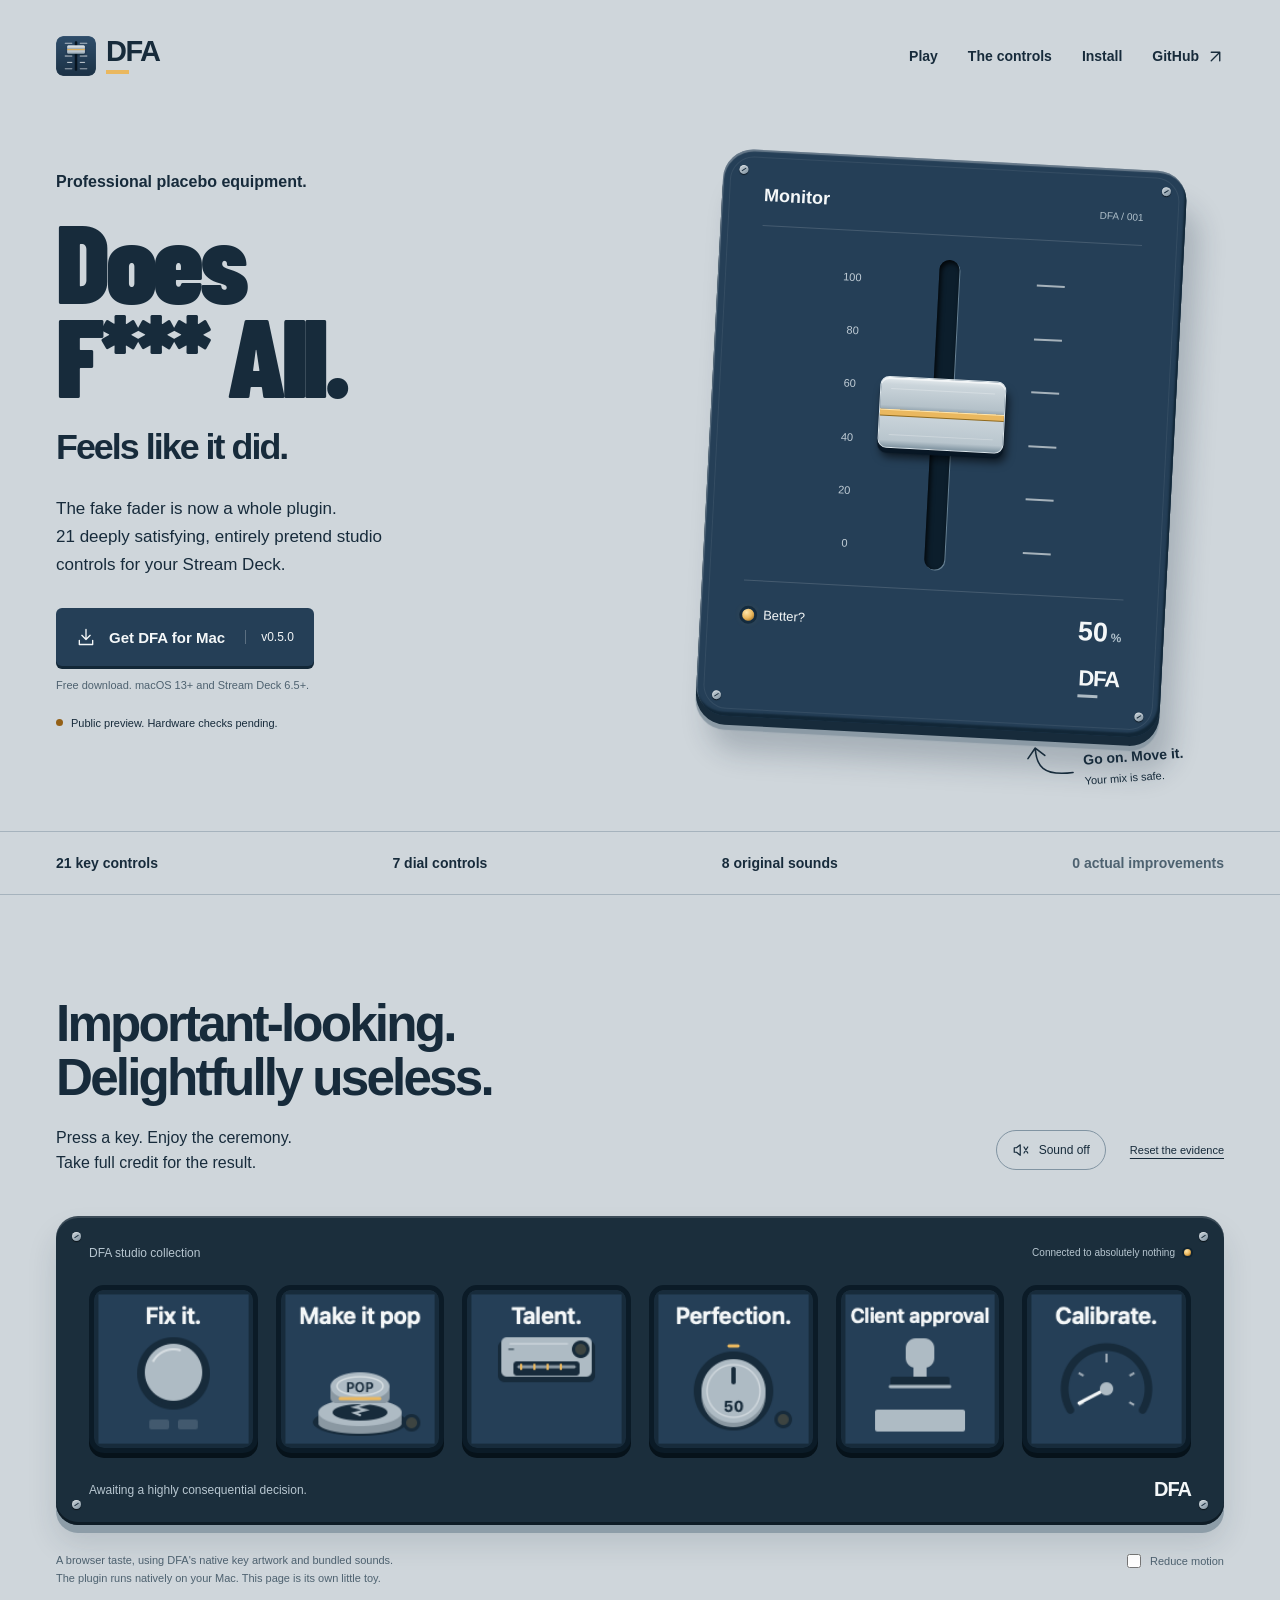
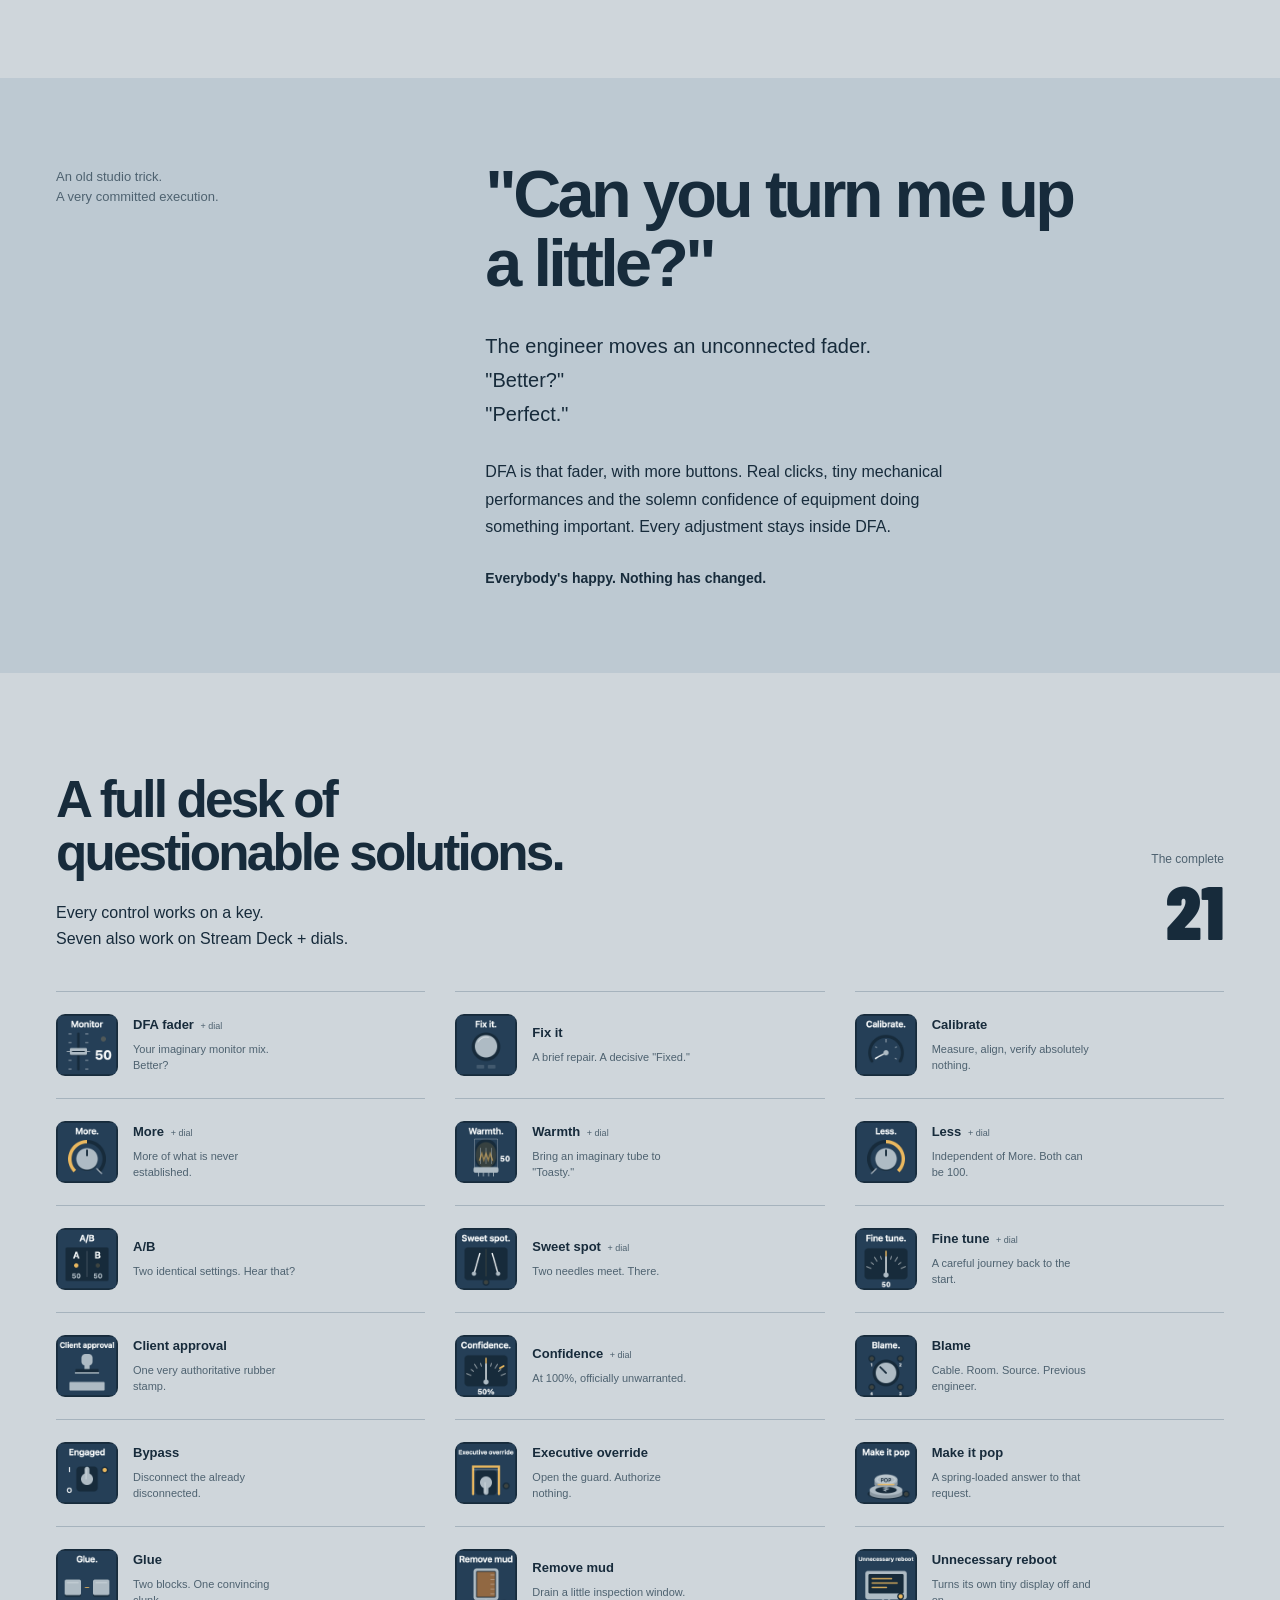
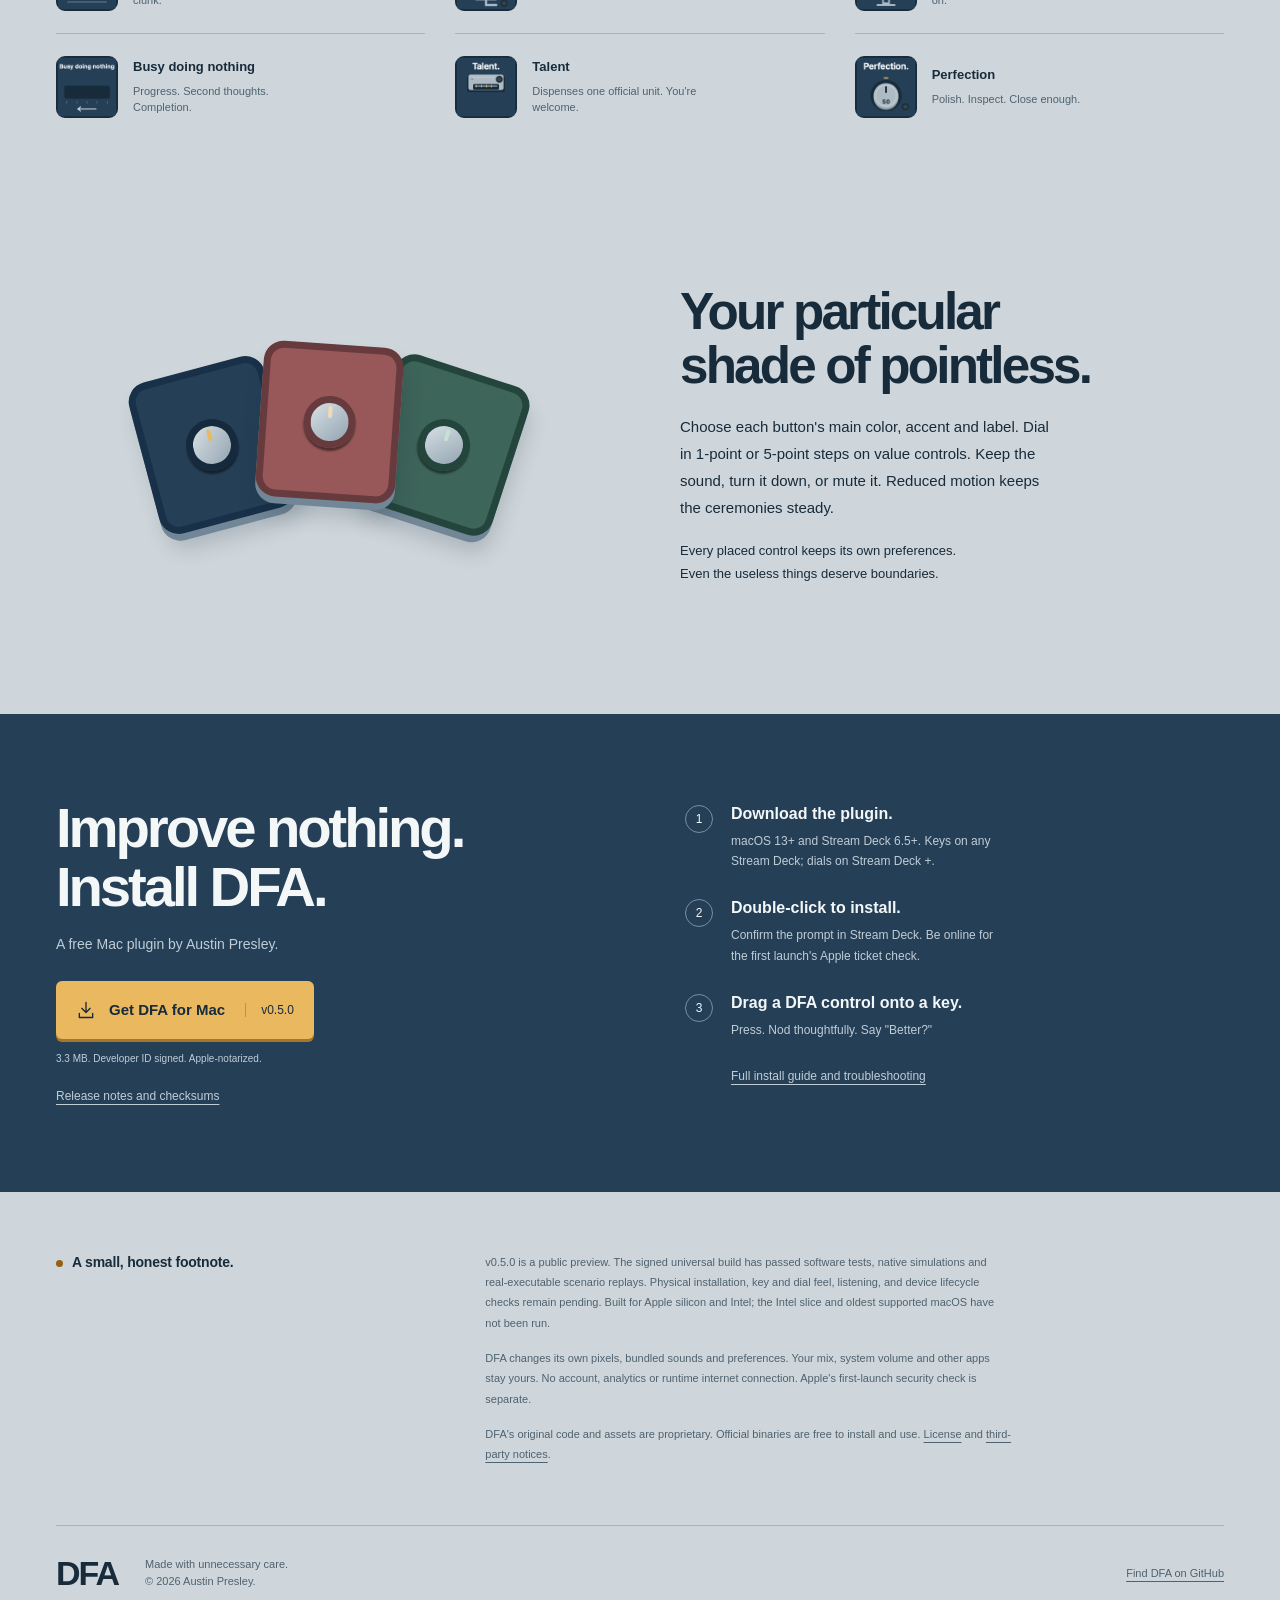
<file: index.html>
<!doctype html>
<html lang="en">
<head>
  <meta charset="utf-8">
  <meta name="viewport" content="width=device-width, initial-scale=1">
  <meta name="theme-color" content="#253f57">
  <meta name="color-scheme" content="light">
  <title>DFA. Does F*** All. Feels like it did.</title>
  <meta name="description" content="21 pretend studio controls for Stream Deck. Convincing clicks. Beautifully pointless adjustments. A free Mac plugin by Austin Presley.">
  <meta property="og:type" content="website">
  <meta property="og:title" content="DFA. Does F*** All. Feels like it did.">
  <meta property="og:description" content="Professional placebo equipment for Stream Deck. 21 controls. Absolutely no effect on your mix.">
  <meta property="og:image" content="https://austinpresley.github.io/DFA-Streamdeck/assets/launch.png">
  <meta property="og:url" content="https://austinpresley.github.io/DFA-Streamdeck/">
  <meta name="twitter:card" content="summary_large_image">
  <link rel="canonical" href="https://austinpresley.github.io/DFA-Streamdeck/">
  <link rel="icon" type="image/png" href="assets/icon.png">
  <link rel="stylesheet" href="style.css?v=f0405ff674a5">
  <script type="module" src="app.mjs?v=9232797fe8b4"></script>
</head>
<body>
  <a class="skip" href="#main">Skip to the controls</a>
  <header class="site-header wrap">
    <a class="brand" href="./" aria-label="DFA home"><img src="assets/icon.png" width="40" height="40" alt=""><span>DFA<span class="brand-rule"></span></span></a>
    <nav aria-label="Main navigation">
      <a href="#play">Play</a><a href="#controls">The controls</a><a href="#install">Install</a>
      <a class="github-link" href="https://github.com/austinpresley/DFA-Streamdeck">GitHub <svg viewBox="0 0 20 20" aria-hidden="true"><path d="M5 15 15 5M5 5h10v10"/></svg></a>
    </nav>
  </header>

  <main id="main">
    <section class="hero wrap" aria-labelledby="hero-title">
      <div class="hero-copy">
        <p class="intro">Professional placebo equipment.</p>
        <h1 id="hero-title">Does<br>F*** All.</h1>
        <p class="hero-payoff">Feels like it did.</p>
        <p class="hero-description">The fake fader is now a whole plugin.<br>21 deeply satisfying, entirely pretend studio<br class="desktop-break"> controls for your Stream Deck.</p>
        <a class="download-button" href="https://github.com/austinpresley/DFA-Streamdeck/releases/download/v0.5.0/DFA-0.5.0.0.streamDeckPlugin"><svg viewBox="0 0 24 24" aria-hidden="true"><path d="M12 3v12m-5-5 5 5 5-5M4 16v5h16v-5"/></svg>Get DFA for Mac<span class="download-version">v0.5.0</span></a>
        <p class="download-meta">Free download. macOS 13+ and Stream Deck 6.5+.</p>
        <a class="preview-note" href="#release-status"><span class="status-dot"></span>Public preview. Hardware checks pending.</a>
      </div>

      <div class="hero-instrument" aria-label="Interactive pretend monitor fader">
        <div class="instrument">
          <i class="screw top-left" aria-hidden="true"></i><i class="screw top-right" aria-hidden="true"></i><i class="screw bottom-left" aria-hidden="true"></i><i class="screw bottom-right" aria-hidden="true"></i>
          <div class="instrument-heading"><span>Monitor</span><span class="model-mark">DFA / 001</span></div>
          <div class="fader-assembly">
            <div class="fader-scale" aria-hidden="true"><span>100</span><span>80</span><span>60</span><span>40</span><span>20</span><span>0</span></div>
            <div class="fader-track"><span class="fader-groove" aria-hidden="true"></span><span class="fader-cap" id="fader-cap" aria-hidden="true"><i></i></span><input id="fader" type="range" min="0" max="100" value="50" step="5" aria-label="Pretend monitor level" aria-describedby="fader-hint"></div>
            <div class="fader-ticks" aria-hidden="true"><i></i><i></i><i></i><i></i><i></i><i></i></div>
          </div>
          <div class="instrument-bottom"><div><span class="lamp" aria-hidden="true"></span><output id="fader-response" for="fader">Better?</output></div><output id="fader-value" for="fader">50<span>%</span></output></div>
          <div class="instrument-brand" aria-hidden="true">DFA<span></span></div>
        </div>
        <p id="fader-hint" class="fader-caption"><svg viewBox="0 0 54 34" aria-hidden="true"><path d="M51 30C20 32 15 20 15 4m-8 9 8-10 9 8"/></svg>Go on. Move it.<br><span>Your mix is safe.</span></p>
      </div>
    </section>

    <div class="spec-strip"><div class="wrap"><span>21 key controls</span><span>7 dial controls</span><span>8 original sounds</span><span>0 actual improvements</span></div></div>

    <section id="play" class="play-section wrap" aria-labelledby="play-title">
      <div class="section-intro"><div><h2 id="play-title">Important-looking.<br>Delightfully useless.</h2><p>Press a key. Enjoy the ceremony.<br>Take full credit for the result.</p></div><div class="demo-options"><button id="sound-toggle" class="option-button" type="button" aria-pressed="false"><svg viewBox="0 0 24 24" aria-hidden="true"><path d="m11 5-5 4H3v6h3l5 4V5Zm5 3 5 8m0-8-5 8"/></svg><span>Sound off</span></button><button id="reset-demo" class="text-button" type="button">Reset the evidence</button></div></div>
      <div class="rack">
        <i class="screw top-left" aria-hidden="true"></i><i class="screw top-right" aria-hidden="true"></i><i class="screw bottom-left" aria-hidden="true"></i><i class="screw bottom-right" aria-hidden="true"></i>
        <div class="rack-header"><span>DFA studio collection</span><span>Connected to absolutely nothing <i class="lamp small" aria-hidden="true"></i></span></div>
        <div id="demo-keys" class="demo-keys"></div>
        <noscript><p class="noscript-note">Enable JavaScript to play the browser demo. The Mac download works independently.</p></noscript>
        <div class="rack-footer"><span id="demo-message" role="status" aria-live="polite">Awaiting a highly consequential decision.</span><span class="rack-signature" aria-hidden="true">DFA</span></div>
      </div>
      <div class="demo-footnote"><p>A browser taste, using DFA's native key artwork and bundled sounds.<br>The plugin runs natively on your Mac. This page is its own little toy.</p><label><input id="reduced-motion" type="checkbox"> Reduce motion</label></div>
    </section>

    <section class="story-section" aria-labelledby="story-title"><div class="wrap story-layout"><p class="story-aside">An old studio trick.<br>A very committed execution.</p><div><h2 id="story-title">"Can you turn me up<br>a little?"</h2><p>The engineer moves an unconnected fader.<br>"Better?"<br>"Perfect."</p><p class="story-explanation">DFA is that fader, with more buttons. Real clicks, tiny mechanical performances and the solemn confidence of equipment doing something important. Every adjustment stays inside DFA.</p><p class="story-signoff">Everybody's happy. Nothing has changed.</p></div></div></section>

    <section id="controls" class="collection-section wrap" aria-labelledby="controls-title">
      <div class="section-intro"><div><h2 id="controls-title">A full desk of<br>questionable solutions.</h2><p>Every control works on a key.<br>Seven also work on Stream Deck + dials.</p></div><span class="collection-count">The complete<br><strong>21</strong></span></div>
      <div class="control-list">
        <article><img src="assets/keys/fader-idle-50-144.png" width="72" height="72" alt="" loading="lazy"><div><h3>DFA fader <span>+ dial</span></h3><p>Your imaginary monitor mix. Better?</p></div></article>
        <article><img src="assets/keys/fix-idle-144.png" width="72" height="72" alt="" loading="lazy"><div><h3>Fix it</h3><p>A brief repair. A decisive "Fixed."</p></div></article>
        <article><img src="assets/keys/calibrate-idle-144.png" width="72" height="72" alt="" loading="lazy"><div><h3>Calibrate</h3><p>Measure, align, verify absolutely nothing.</p></div></article>
        <article><img src="assets/keys/more-idle-50-144.png" width="72" height="72" alt="" loading="lazy"><div><h3>More <span>+ dial</span></h3><p>More of what is never established.</p></div></article>
        <article><img src="assets/keys/warmth-idle-144.png" width="72" height="72" alt="" loading="lazy"><div><h3>Warmth <span>+ dial</span></h3><p>Bring an imaginary tube to "Toasty."</p></div></article>
        <article><img src="assets/keys/less-idle-144.png" width="72" height="72" alt="" loading="lazy"><div><h3>Less <span>+ dial</span></h3><p>Independent of More. Both can be 100.</p></div></article>
        <article><img src="assets/keys/ab-idle-144.png" width="72" height="72" alt="" loading="lazy"><div><h3>A/B</h3><p>Two identical settings. Hear that?</p></div></article>
        <article><img src="assets/keys/alignment-idle-144.png" width="72" height="72" alt="" loading="lazy"><div><h3>Sweet spot <span>+ dial</span></h3><p>Two needles meet. There.</p></div></article>
        <article><img src="assets/keys/finetune-idle-144.png" width="72" height="72" alt="" loading="lazy"><div><h3>Fine tune <span>+ dial</span></h3><p>A careful journey back to the start.</p></div></article>
        <article><img src="assets/keys/approval-idle-144.png" width="72" height="72" alt="" loading="lazy"><div><h3>Client approval</h3><p>One very authoritative rubber stamp.</p></div></article>
        <article><img src="assets/keys/confidence-idle-144.png" width="72" height="72" alt="" loading="lazy"><div><h3>Confidence <span>+ dial</span></h3><p>At 100%, officially unwarranted.</p></div></article>
        <article><img src="assets/keys/blame-idle-144.png" width="72" height="72" alt="" loading="lazy"><div><h3>Blame</h3><p>Cable. Room. Source. Previous engineer.</p></div></article>
        <article><img src="assets/keys/bypass-idle-144.png" width="72" height="72" alt="" loading="lazy"><div><h3>Bypass</h3><p>Disconnect the already disconnected.</p></div></article>
        <article><img src="assets/keys/override-idle-144.png" width="72" height="72" alt="" loading="lazy"><div><h3>Executive override</h3><p>Open the guard. Authorize nothing.</p></div></article>
        <article><img src="assets/keys/pop-idle-144.png" width="72" height="72" alt="" loading="lazy"><div><h3>Make it pop</h3><p>A spring-loaded answer to that request.</p></div></article>
        <article><img src="assets/keys/glue-idle-144.png" width="72" height="72" alt="" loading="lazy"><div><h3>Glue</h3><p>Two blocks. One convincing clunk.</p></div></article>
        <article><img src="assets/keys/mud-idle-144.png" width="72" height="72" alt="" loading="lazy"><div><h3>Remove mud</h3><p>Drain a little inspection window.</p></div></article>
        <article><img src="assets/keys/reboot-idle-144.png" width="72" height="72" alt="" loading="lazy"><div><h3>Unnecessary reboot</h3><p>Turns its own tiny display off and on.</p></div></article>
        <article><img src="assets/keys/busy-idle-144.png" width="72" height="72" alt="" loading="lazy"><div><h3>Busy doing nothing</h3><p>Progress. Second thoughts. Completion.</p></div></article>
        <article><img src="assets/keys/talent-idle-144.png" width="72" height="72" alt="" loading="lazy"><div><h3>Talent</h3><p>Dispenses one official unit. You're welcome.</p></div></article>
        <article><img src="assets/keys/perfection-idle-144.png" width="72" height="72" alt="" loading="lazy"><div><h3>Perfection</h3><p>Polish. Inspect. Close enough.</p></div></article>
      </div>
    </section>

    <section class="preferences-section wrap" aria-labelledby="preferences-title"><div class="paint-swatches" aria-hidden="true"><div class="paint-key blue"><span></span></div><div class="paint-key rose"><span></span></div><div class="paint-key green"><span></span></div></div><div><h2 id="preferences-title">Your particular<br>shade of pointless.</h2><p>Choose each button's main color, accent and label. Dial in 1-point or 5-point steps on value controls. Keep the sound, turn it down, or mute it. Reduced motion keeps the ceremonies steady.</p><p>Every placed control keeps its own preferences.<br>Even the useless things deserve boundaries.</p></div></section>

    <section id="install" class="install-section"><div class="wrap install-layout"><div><h2>Improve nothing.<br>Install DFA.</h2><p>A free Mac plugin by Austin Presley.</p><a class="download-button amber" href="https://github.com/austinpresley/DFA-Streamdeck/releases/download/v0.5.0/DFA-0.5.0.0.streamDeckPlugin"><svg viewBox="0 0 24 24" aria-hidden="true"><path d="M12 3v12m-5-5 5 5 5-5M4 16v5h16v-5"/></svg>Get DFA for Mac<span class="download-version">v0.5.0</span></a><p class="install-size">3.3 MB. Developer ID signed. Apple-notarized.</p><a class="release-link" href="https://github.com/austinpresley/DFA-Streamdeck/releases/tag/v0.5.0">Release notes and checksums</a></div><div class="install-instructions"><ol><li><strong>Download the plugin.</strong><span>macOS 13+ and Stream Deck 6.5+. Keys on any Stream Deck; dials on Stream Deck +.</span></li><li><strong>Double-click to install.</strong><span>Confirm the prompt in Stream Deck. Be online for the first launch's Apple ticket check.</span></li><li><strong>Drag a DFA control onto a key.</strong><span>Press. Nod thoughtfully. Say "Better?"</span></li></ol><p><a href="INSTALL.md">Full install guide and troubleshooting</a></p></div></div></section>

    <section id="release-status" class="release-status wrap" aria-labelledby="status-title"><h2 id="status-title"><span class="status-dot"></span>A small, honest footnote.</h2><div><p>v0.5.0 is a public preview. The signed universal build has passed software tests, native simulations and real-executable scenario replays. Physical installation, key and dial feel, listening, and device lifecycle checks remain pending. Built for Apple silicon and Intel; the Intel slice and oldest supported macOS have not been run.</p><p>DFA changes its own pixels, bundled sounds and preferences. Your mix, system volume and other apps stay yours. No account, analytics or runtime internet connection. Apple's first-launch security check is separate.</p><p>DFA's original code and assets are proprietary. Official binaries are free to install and use. <a href="LICENSE">License</a> and <a href="THIRD_PARTY_NOTICES.md">third-party notices</a>.</p></div></section>
  </main>
  <footer class="site-footer wrap"><a class="footer-wordmark" href="./">DFA</a><p>Made with unnecessary care.<br>© 2026 Austin Presley.</p><a href="https://github.com/austinpresley/DFA-Streamdeck">Find DFA on GitHub</a></footer>
</body>
</html>
</file>
<file: style.css>
@font-face{font-family:"Barlow Condensed";src:url("assets/fonts/BarlowCondensed-Black.ttf") format("truetype");font-style:normal;font-weight:900;font-display:swap}
:root{--desk:#cfd6db;--enamel:#253f57;--ink:#172b3b;--metal:#aebbc4;--paper:#f4f7f8;--lamp:#eab85f;--quiet:#4e6270;--edge:#a6b3bd;--fader:.5}
*{box-sizing:border-box}html{scroll-behavior:smooth;scroll-padding-top:30px}body{margin:0;background:var(--desk);color:var(--ink);font-family:"Avenir Next","Trebuchet MS",sans-serif;-webkit-font-smoothing:antialiased}button,input{font:inherit}a{color:inherit;text-underline-offset:4px}button,a,input{-webkit-tap-highlight-color:transparent}button{cursor:pointer}button:disabled{cursor:wait}svg{fill:none;stroke:currentColor;stroke-width:1.6;stroke-linecap:round;stroke-linejoin:round}::selection{background:var(--lamp);color:var(--ink)}:focus-visible{outline:3px solid #a35d0d;outline-offset:5px}.wrap{width:min(1280px,calc(100% - 112px));margin-inline:auto}.skip{position:absolute;top:-80px;left:20px;padding:14px;background:var(--paper);z-index:10}.skip:focus{top:10px}.site-header{height:112px;display:flex;align-items:center;justify-content:space-between}.brand{display:flex;align-items:center;gap:10px;text-decoration:none}.brand img{border-radius:7px}.brand>span{font-size:29px;font-weight:850;line-height:.9;letter-spacing:-1.5px}.brand-rule{display:block;width:23px;height:4px;margin-top:6px;background:var(--lamp)}nav{display:flex;align-items:center;gap:30px;font-size:14px;font-weight:600}nav a{text-decoration:none}nav a:hover{text-decoration:underline}.github-link{display:flex;align-items:center;gap:8px}.github-link svg{width:17px;height:17px}
.hero{display:grid;grid-template-columns:1.05fr 1fr;gap:32px;align-items:center;padding-block:48px 88px}.hero-copy{position:relative;z-index:1}.intro{font-size:16px;margin:0 0 22px;font-weight:600}h1,h2,p{margin-top:0}h1{font-family:"Barlow Condensed","Avenir Next Condensed","Arial Narrow",Impact,sans-serif;font-size:clamp(82px,8.7vw,130px);font-weight:900;line-height:.85;letter-spacing:-.035em;margin:0 0 25px}.hero-payoff{font-size:clamp(25px,2.8vw,40px);line-height:1.15;letter-spacing:-.055em;font-weight:700;margin:0 0 27px}.hero-description{font-size:17px;line-height:1.65;margin-bottom:29px}.download-button{display:inline-flex;align-items:center;justify-content:center;gap:13px;background:var(--enamel);color:var(--paper);min-height:58px;padding:16px 20px;border-radius:6px;text-decoration:none;font-size:15px;font-weight:650;box-shadow:0 3px 0 #122737;transition:background .12s,transform .12s}.download-button:hover{background:#304e67;transform:translateY(-1px)}.download-button svg{width:20px;height:20px}.download-version{border-left:1px solid #ffffff40;padding-left:15px;margin-left:7px;font-size:12px;font-weight:500}.download-meta{font-size:11px;margin:13px 0 21px;color:var(--quiet)}.preview-note{display:inline-flex;align-items:center;gap:8px;font-size:11px;text-decoration:none}.preview-note:hover{text-decoration:underline}.status-dot{display:inline-block;width:7px;height:7px;border-radius:50%;background:#946016;flex:none}.hero-instrument{position:relative;padding:0 24px 16px 12px;justify-self:center;width:100%;max-width:500px;transform:rotate(3deg)}.instrument{position:relative;border-radius:30px;background:var(--enamel);color:var(--paper);padding:35px 42px 37px;box-shadow:inset 1px 2px 1px #ffffff50,inset -2px -4px 2px #122737,0 9px 0 #172b3b,0 14px 1px #8b9aa5,14px 35px 28px #172b3b38;isolation:isolate}.instrument::before{content:"";position:absolute;inset:7px;border:1px solid #ffffff12;border-radius:24px;pointer-events:none;z-index:-1}.instrument-heading{display:flex;justify-content:space-between;align-items:baseline;font-size:18px;font-weight:650;padding-bottom:19px;border-bottom:1px solid #ffffff25}.model-mark{font-size:10px;font-weight:500;color:#b0c0cb}.screw{position:absolute;width:9px;height:9px;border-radius:50%;background:linear-gradient(135deg,#ced7dd,#7e909e);box-shadow:0 1px 1px #0009,inset 0 1px 0 #ffffff60}.screw::after{content:"";position:absolute;left:2px;right:2px;top:4px;height:1px;background:#172b3b;transform:rotate(-35deg)}.top-left{left:16px;top:16px}.top-right{right:16px;top:16px}.bottom-left{left:16px;bottom:16px}.bottom-right{right:16px;bottom:16px}.fader-assembly{display:grid;grid-template-columns:34px 1fr 36px;gap:16px;height:354px;padding-block:24px 20px;max-width:245px;margin:auto}.fader-scale,.fader-ticks{display:flex;flex-direction:column;justify-content:space-between;padding-block:16px}.fader-scale{font-size:11px;text-align:right;font-variant-numeric:tabular-nums;color:#c1cdd6}.fader-ticks{padding-block:20px}.fader-ticks i{display:block;height:2px;background:#e0e6e8b0;width:28px}.fader-track{position:relative;min-width:96px;height:100%}.fader-groove{position:absolute;top:0;bottom:0;left:calc(50% - 10px);width:20px;background:#0c1e2c;border-radius:12px;box-shadow:inset 2px 3px 5px #000c,1px 1px 0 #668093}.fader-cap{position:absolute;width:126px;height:72px;left:50%;top:calc(100% - 72px - var(--fader) * (100% - 72px));transform:translateX(-50%);border-radius:9px;background:linear-gradient(#e5ebee 0%,#cbd5db 10%,#b4c1c9 40%,#8b9da9 48%,#cbd5db 52%,#b8c5cd 90%,#8094a1);border:1px solid #dbe4e9;box-shadow:0 5px 1px #081725,3px 9px 8px #0009,inset 0 2px 0 #fff9;pointer-events:none}.fader-cap::before,.fader-cap::after{content:"";position:absolute;left:10px;right:10px;height:1px;background:#ffffff40;top:11px}.fader-cap::after{top:auto;bottom:12px}.fader-cap i{position:absolute;left:0;right:0;top:32px;height:6px;background:var(--lamp);box-shadow:0 1px 0 #8e691e,inset 0 1px 0 #ffe6ae}.fader-track input{appearance:none;position:absolute;writing-mode:vertical-lr;direction:rtl;inset:0;width:100%;height:100%;margin:0;background:transparent;opacity:0;cursor:ns-resize;border-radius:10px}.fader-track input::-webkit-slider-runnable-track{background:transparent;width:100%;height:100%}.fader-track input::-webkit-slider-thumb{appearance:none;background:transparent;width:100%;height:72px}.fader-track input::-moz-range-track{background:transparent}.fader-track input::-moz-range-thumb{background:transparent;border:0;width:100%;height:72px}.instrument-bottom{display:flex;justify-content:space-between;align-items:center;border-top:1px solid #ffffff25;padding-top:18px}.instrument-bottom>div{display:flex;align-items:center;gap:9px;font-size:13px}.lamp{display:inline-block;width:12px;height:12px;background:radial-gradient(circle at 35% 30%,#ffe5a9,var(--lamp) 50%,#a06b1d 90%);border-radius:50%;box-shadow:0 0 0 3px #142b3e,0 0 9px #eab85f30;flex:none}#fader-value{font-variant-numeric:tabular-nums;font-size:27px;font-weight:550}#fader-value span{font-size:12px;margin-left:3px;color:#b0c0cb}.instrument-brand{font-size:22px;font-weight:850;letter-spacing:-1px;margin:20px 0 0 auto;width:min-content;line-height:1}.instrument-brand span{display:block;width:20px;height:3px;background:var(--metal);margin-top:5px}.fader-caption{position:absolute;bottom:-48px;right:-3px;font-size:14px;font-weight:650;transform:rotate(-7deg);line-height:1.45}.fader-caption span{font-size:11px;font-weight:500}.fader-caption svg{position:absolute;width:54px;height:34px;left:-62px;top:-8px}
.spec-strip{border-top:1px solid var(--edge);border-bottom:1px solid var(--edge);padding:23px 0}.spec-strip .wrap{display:flex;align-items:center;justify-content:space-between;gap:15px;font-size:14px;font-weight:600}.spec-strip span:last-child{color:var(--quiet)}h2{font-size:clamp(33px,4vw,54px);line-height:1.05;letter-spacing:-.055em;font-weight:750;margin-bottom:20px}.play-section{padding-block:102px 90px}.section-intro{display:flex;align-items:flex-end;justify-content:space-between;gap:30px;margin-bottom:40px}.section-intro p{font-size:16px;line-height:1.6;margin-bottom:0}.demo-options{display:flex;align-items:center;gap:24px;padding-bottom:6px}.option-button{display:flex;align-items:center;gap:9px;border:1px solid #8194a2;background:transparent;color:var(--ink);border-radius:30px;padding:10px 15px;font-size:12px;white-space:nowrap}.option-button:hover,.option-button[aria-pressed=true]{background:var(--paper)}.option-button svg{width:18px;height:18px}.text-button{border:0;background:transparent;color:var(--ink);font-size:11px;text-decoration:underline;text-underline-offset:4px;padding:10px 0}.rack{position:relative;background:#1b2e3c;border-radius:22px;padding:30px 33px 24px;color:var(--paper);box-shadow:inset 0 2px 0 #ffffff25,inset 0 -3px 0 #0e1c26,0 8px 0 #8d9da8,0 18px 30px #172b3b22}.rack-header{display:flex;align-items:center;justify-content:space-between;margin:0 0 25px;font-size:12px;color:#b7c6d0}.rack-header>span:last-child{display:flex;align-items:center;gap:9px;font-size:10px}.lamp.small{width:7px;height:7px;box-shadow:0 0 0 2px #102331}.demo-keys{display:grid;grid-template-columns:repeat(6,minmax(0,1fr));gap:18px}.demo-key{display:block;width:100%;padding:0;background:#0b1b27;border:5px solid #0b1b27;border-radius:15px;box-shadow:0 5px 0 #06121a,inset 0 1px 0 #ffffff20;overflow:hidden;position:relative;transition:transform .08s,box-shadow .08s}.demo-key img{display:block;width:100%;height:auto;aspect-ratio:1;border-radius:9px}.demo-key:hover{border-color:#415b6e}.demo-key:active{transform:translateY(3px);box-shadow:0 2px 0 #06121a}.demo-key:focus-visible{outline-color:var(--lamp)}.rack-footer{display:flex;align-items:center;justify-content:space-between;gap:20px;padding-top:25px;font-size:12px;color:#b7c6d0}.rack-signature{font-size:20px;font-weight:850;letter-spacing:-1px;color:var(--paper)}.demo-footnote{display:flex;justify-content:space-between;align-items:flex-start;gap:24px;margin-top:27px;color:var(--quiet);font-size:11px;line-height:1.6}.demo-footnote p{margin:0}.demo-footnote label{display:flex;align-items:center;gap:7px;white-space:nowrap}.demo-footnote input{accent-color:var(--enamel);width:14px;height:14px;margin:2px}.noscript-note{padding:25px 0}
.story-section{background:#bdc9d2;padding:82px 0}.story-layout{display:grid;grid-template-columns:1fr 2fr;gap:60px}.story-aside{font-size:13px;line-height:1.6;padding-top:7px;color:var(--quiet)}.story-layout h2{font-size:clamp(38px,5.2vw,70px);margin-bottom:30px}.story-layout>div>p{font-size:20px;line-height:1.7;margin-bottom:27px}.story-layout>div>p.story-explanation{font-size:16px;line-height:1.7;max-width:54ch}.story-layout>div>p.story-signoff{font-size:14px;font-weight:650;margin-bottom:0}.collection-section{padding-block:100px 55px}.collection-count{font-size:12px;text-align:right;line-height:1.3;color:var(--quiet)}.collection-count strong{display:block;font-family:"Barlow Condensed","Avenir Next Condensed","Arial Narrow",Impact,sans-serif;font-weight:800;font-size:76px;line-height:1.1;color:var(--ink)}.control-list{display:grid;grid-template-columns:repeat(3,minmax(0,1fr));gap:0 30px}.control-list article{border-top:1px solid var(--edge);padding:22px 0;display:flex;gap:15px;align-items:center;min-width:0}.control-list img{width:62px;height:62px;border-radius:9px;flex:none}.control-list h3{font-size:13px;font-weight:700;line-height:1.3;margin:0 0 7px}.control-list h3 span{font-size:9px;color:var(--quiet);font-weight:500;white-space:nowrap;margin-left:3px}.control-list p{font-size:11px;line-height:1.5;margin:0;color:var(--quiet);max-width:27ch}.preferences-section{display:grid;grid-template-columns:1fr 1fr;gap:80px;align-items:center;padding-block:90px 110px}.preferences-section p{max-width:45ch;font-size:15px;line-height:1.8;margin-bottom:18px}.preferences-section p:last-child{font-size:13px}.paint-swatches{display:flex;justify-content:center;align-items:center;position:relative;padding:40px 0}.paint-key{position:relative;width:140px;height:156px;border-radius:20px;border:7px solid #183048;box-shadow:0 7px 0 #718696,4px 16px 20px #172b3b30;background:var(--enamel);transform:rotate(-15deg);margin:0 -12px}.paint-key span{position:absolute;left:calc(50% - 26px);top:calc(50% - 26px);width:52px;height:52px;border-radius:50%;background:linear-gradient(135deg,#d8e0e5,#92a4b0);border:7px solid #152a3c;box-shadow:0 3px 2px #0007}.paint-key span::after{content:"";position:absolute;left:17px;top:3px;width:4px;height:12px;border-radius:3px;background:var(--lamp)}.paint-key.rose{background:#985758;border-color:#673b3e;z-index:2;transform:rotate(4deg) translateY(-23px)}.paint-key.rose span{border-color:#673b3e}.paint-key.rose span::after{background:#f2d9b9}.paint-key.green{background:#3e655a;border-color:#23453c;transform:rotate(18deg)}.paint-key.green span{border-color:#23453c}.paint-key.green span::after{background:#c6e0d5}
.install-section{background:var(--enamel);color:var(--paper);padding-block:84px 80px}.install-layout{display:grid;grid-template-columns:1fr 1fr;gap:90px}.install-layout h2{font-size:clamp(36px,4.4vw,61px)}.install-layout>div>p{font-size:14px;color:#c0cdd6;margin-bottom:29px}.download-button.amber{background:var(--lamp);color:var(--ink);box-shadow:0 3px 0 #a5772d}.download-button.amber:hover{background:#f4c975}.amber .download-version{border-color:#172b3b40}.install-layout>div>p.install-size{font-size:10px;margin:14px 0 22px}.release-link{font-size:12px;color:#c0cdd6}.install-instructions{padding-top:7px}.install-instructions ol{padding:0;margin:0;list-style:none;counter-reset:install}.install-instructions li{counter-increment:install;position:relative;padding-left:46px;margin-bottom:28px}.install-instructions li::before{content:counter(install);position:absolute;left:0;top:0;font-size:12px;width:26px;height:26px;border:1px solid #7890a2;border-radius:50%;display:grid;place-items:center}.install-instructions strong{display:block;font-size:16px;font-weight:650;margin-bottom:8px}.install-instructions span{display:block;font-size:12px;line-height:1.7;color:#c0cdd6;max-width:42ch}.install-instructions>p{margin-left:46px!important;font-size:12px!important}.release-status{display:grid;grid-template-columns:1fr 2fr;gap:60px;padding-block:60px}.release-status h2{display:flex;gap:9px;align-items:baseline;font-size:14px;font-weight:650;letter-spacing:-.015em;line-height:1.5}.release-status p{font-size:11px;line-height:1.85;max-width:86ch;color:var(--quiet);margin-bottom:15px}.release-status p:last-child{margin-bottom:0}.site-footer{display:flex;align-items:center;gap:27px;border-top:1px solid var(--edge);padding-block:30px 38px;font-size:11px;color:var(--quiet)}.footer-wordmark{font-size:34px;font-weight:850;letter-spacing:-2px;color:var(--ink);text-decoration:none;line-height:1}.site-footer p{margin:0;line-height:1.6}.site-footer>a:last-child{margin-left:auto}
@media(min-width:1500px){.hero{padding-block:65px 105px}.hero-instrument{max-width:490px}.instrument{padding-top:39px}.fader-assembly{height:380px}}
@media(max-width:1100px){.wrap{width:calc(100% - 72px)}.hero{gap:28px}.hero-instrument{padding-inline:5px 15px}.instrument{padding:32px 30px}.fader-assembly{height:325px;gap:8px}.demo-keys{gap:12px}.rack{padding:28px 27px 22px}.demo-options{gap:15px}.control-list{gap:0 22px}.control-list article{gap:10px}.control-list img{width:50px;height:50px}.control-list h3{font-size:12px}.control-list p{font-size:10px}.preferences-section{gap:40px}.paint-key{width:120px;height:138px}.install-layout{gap:65px}}
@media(max-width:800px){.wrap{width:calc(100% - 48px)}.site-header{height:90px}nav{gap:19px;font-size:12px}.hero{padding-block:36px 80px;gap:24px;grid-template-columns:1fr 1fr}h1{font-size:clamp(73px,11vw,96px)}.intro{font-size:12px;margin-bottom:20px}.hero-payoff{font-size:26px;letter-spacing:-.05em}.hero-description{font-size:13px;line-height:1.65}.desktop-break{display:none}.download-button{font-size:12px;padding:13px;gap:8px;min-height:52px}.download-version{font-size:10px;margin-left:3px;padding-left:10px}.download-meta,.preview-note{font-size:9px}.hero-instrument{padding:0 6px;max-width:320px}.instrument{padding:29px 23px;border-radius:25px}.instrument-heading{font-size:15px}.model-mark{font-size:8px}.fader-assembly{grid-template-columns:24px 1fr 23px;gap:6px;height:285px;padding-block:22px}.fader-track{min-width:68px}.fader-cap{width:92px;height:60px;top:calc(100% - 60px - var(--fader) * (100% - 60px))}.fader-cap i{top:26px}.fader-track input::-webkit-slider-thumb{height:60px}.fader-track input::-moz-range-thumb{height:60px}.fader-scale{font-size:9px}.fader-ticks i{width:19px}.instrument-bottom>div{font-size:11px;gap:7px}#fader-value{font-size:23px}.lamp{width:9px;height:9px}.instrument-brand{font-size:18px}.fader-caption{font-size:12px;bottom:-58px;right:0}.fader-caption span{font-size:10px}.spec-strip .wrap{font-size:11px}.play-section{padding-block:70px}.section-intro{margin-bottom:30px}.section-intro p{font-size:13px}.demo-options{flex-direction:column;gap:4px;align-items:flex-end}.demo-keys{grid-template-columns:repeat(3,minmax(0,1fr));gap:20px}.demo-key{border-width:6px}.demo-key img{max-height:180px;object-fit:contain}.rack-header>span:last-child{font-size:8px}.story-layout{grid-template-columns:1fr 2fr;gap:40px}.story-aside{font-size:11px}.story-layout>div>p{font-size:18px}.story-layout>div>p.story-explanation{font-size:14px}.collection-section{padding-top:70px}.control-list{grid-template-columns:repeat(2,minmax(0,1fr));gap:0 25px}.control-list img{width:56px;height:56px}.control-list h3{font-size:12px}.control-list p{font-size:11px}.preferences-section{gap:35px;padding-block:70px}.preferences-section h2{font-size:32px}.preferences-section p{font-size:12px}.preferences-section p:last-child{font-size:11px}.paint-key{width:95px;height:113px;margin:0 -16px;border-width:5px;border-radius:15px}.paint-key span{width:43px;height:43px;left:calc(50% - 21px);top:calc(50% - 21px);border-width:5px}.paint-key span::after{left:14px}.install-layout{gap:45px}.install-instructions li{padding-left:38px}.install-instructions strong{font-size:14px}.install-instructions span{font-size:11px}.install-instructions>p{margin-left:38px!important}.release-status{gap:40px;grid-template-columns:1fr 2fr}.release-status h2{font-size:12px}}
@media(max-width:560px){.wrap{width:calc(100% - 40px)}.site-header{height:82px}.brand img{width:32px;height:32px}.brand>span{font-size:24px}nav{gap:17px}nav a:nth-child(2),nav a:nth-child(3){display:none}.hero{grid-template-columns:1fr;padding-block:26px 80px;gap:56px}.hero-copy{max-width:420px}h1{font-size:clamp(102px,26vw,148px);line-height:.84;letter-spacing:-.035em}h1 br{display:initial}h1{max-width:none}.intro{font-size:13px;margin-bottom:23px}.hero-payoff{font-size:30px;margin-bottom:20px}.hero-description{font-size:14px;margin-bottom:24px}.download-button{font-size:13px;padding:15px 16px;min-height:54px}.download-version{font-size:10px;margin-left:5px;padding-left:12px}.download-meta{font-size:10px;margin-bottom:17px}.preview-note{font-size:10px}.hero-instrument{max-width:320px;padding-inline:15px;transform:rotate(3deg);justify-self:center}.instrument{padding:30px 30px 26px}.fader-assembly{height:290px}.fader-caption{right:0;bottom:-47px}.spec-strip{padding-block:17px}.spec-strip .wrap{display:grid;grid-template-columns:1fr 1fr;gap:13px;font-size:11px}.spec-strip span:nth-child(even){text-align:right}.play-section{padding-block:60px}.section-intro{gap:15px;align-items:flex-start}.section-intro h2{font-size:33px}.section-intro p{font-size:12px}.demo-options{padding-top:3px;gap:7px}.option-button{font-size:10px;padding:8px 10px;gap:6px}.option-button svg{width:14px;height:14px}.text-button{font-size:9px}.rack{padding:27px 17px 18px;border-radius:18px}.rack-header{font-size:10px;margin-bottom:17px}.rack-header>span:last-child{font-size:0;gap:0}.lamp.small{width:8px;height:8px}.demo-keys{gap:13px 12px}.demo-key{border:4px solid #0b1b27;border-radius:12px}.demo-key img{border-radius:7px}.rack-footer{padding-top:19px;font-size:10px;line-height:1.6}.rack-signature{font-size:18px}.demo-footnote{font-size:10px;flex-direction:column;gap:13px}.demo-footnote br{display:none}.story-section{padding-block:55px}.story-layout{grid-template-columns:1fr;gap:22px}.story-aside{font-size:11px;padding-top:0;margin-bottom:0}.story-aside br{display:none}.story-layout h2{font-size:45px}.story-layout>div>p{font-size:18px}.story-layout>div>p.story-explanation{font-size:14px}.story-layout>div>p.story-signoff{font-size:12px}.collection-section{padding-block:60px 20px}.collection-section .section-intro h2{font-size:34px}.collection-count{font-size:10px;padding-top:5px}.collection-count strong{font-size:55px}.control-list{grid-template-columns:1fr;gap:0}.control-list article{padding-block:16px;gap:17px}.control-list img{width:62px;height:62px}.control-list h3{font-size:14px}.control-list h3 span{font-size:10px}.control-list p{font-size:12px;max-width:35ch}.preferences-section{grid-template-columns:1fr;gap:30px;padding-block:40px 60px}.paint-swatches{padding-block:35px 22px}.paint-key{width:117px;height:136px;margin:0 -10px}.paint-key span{width:50px;height:50px;left:calc(50% - 25px);top:calc(50% - 25px);border-width:6px}.paint-key span::after{left:17px}.preferences-section h2{font-size:36px}.preferences-section p{font-size:14px;max-width:44ch}.preferences-section p:last-child{font-size:12px}.install-section{padding-block:56px 43px}.install-layout{grid-template-columns:1fr;gap:42px}.install-layout h2{font-size:43px}.install-layout>div>p{font-size:13px;margin-bottom:24px}.install-instructions li{padding-left:43px}.install-instructions strong{font-size:15px}.install-instructions span{font-size:12px}.install-instructions>p{margin-left:43px!important;font-size:11px!important}.release-status{grid-template-columns:1fr;gap:13px;padding-block:38px}.release-status h2{font-size:13px;margin-bottom:0}.release-status p{font-size:11px}.site-footer{gap:20px;flex-wrap:wrap;padding-block:25px 30px}.site-footer>a:last-child{margin-left:0;width:100%;font-size:11px}}
.fader-track:has(input:focus-visible){outline:3px solid var(--lamp);outline-offset:7px;border-radius:10px}
@media(max-width:380px){.paint-key{width:104px;height:122px;margin-inline:-14px}}
@media(prefers-reduced-motion:reduce){html{scroll-behavior:auto}*,*::before,*::after{transition:none!important;animation:none!important}}body.reduced *,body.reduced *::before,body.reduced *::after{transition:none!important;animation:none!important}body.reduced{scroll-behavior:auto}
</file>
